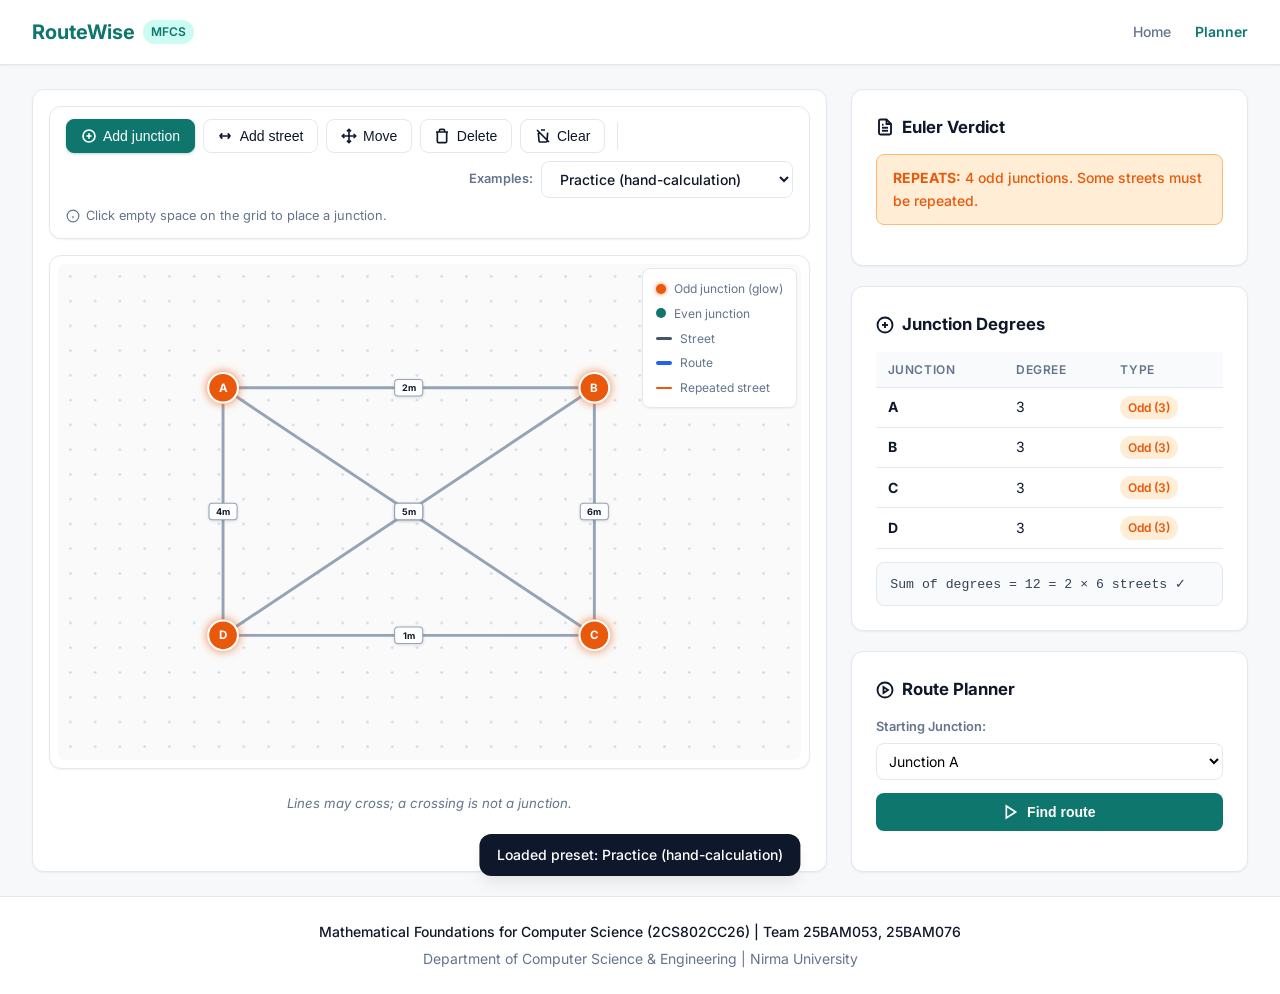
<file: planner.html>
<!DOCTYPE html>
<html lang="en">
<head>
  <meta charset="UTF-8">
  <meta name="viewport" content="width=device-width, initial-scale=1.0">
  <title>RouteWise - Interactive Route Planner</title>
  <link rel="stylesheet" href="style.css">
  <link rel="stylesheet" href="planner.css">
</head>
<body>

  <!-- Shared Navigation Bar -->
  <header class="navbar">
    <div class="nav-brand">
      <span>RouteWise</span>
      <span class="brand-badge">MFCS</span>
    </div>
    <nav>
      <ul class="nav-links">
        <li><a href="index.html">Home</a></li>
        <li><a href="planner.html" class="active">Planner</a></li>
      </ul>
    </nav>
  </header>

  <!-- Main Planner Two-Column Layout -->
  <main class="planner-layout">
    <!-- Left Column: Map Area -->
    <section class="map-panel" id="map-container">
      <div class="planner-container" style="width: 100%;">
        <!-- Toolbar -->
        <div class="toolbar-card">
          <div class="toolbar-actions" role="toolbar" aria-label="Map drawing tools">
            <button id="tool-add-junction" class="tool-btn active" data-tool="add-junction" aria-label="Add junction" title="Add Junction (Click canvas)">
              <svg width="16" height="16" viewBox="0 0 24 24" fill="none" stroke="currentColor" stroke-width="2.5"><circle cx="12" cy="12" r="9"/><path d="M12 8v8M8 12h8"/></svg>
              <span>Add junction</span>
            </button>
            <button id="tool-add-street" class="tool-btn" data-tool="add-street" aria-label="Add street" title="Add Street (Click two junctions)">
              <svg width="16" height="16" viewBox="0 0 24 24" fill="none" stroke="currentColor" stroke-width="2.5"><path d="M4 12h16M4 12l4-4M4 12l4 4M20 12l-4-4M20 12l-4 4"/></svg>
              <span>Add street</span>
            </button>
            <button id="tool-move" class="tool-btn" data-tool="move" aria-label="Move junction" title="Move Junction (Drag junction)">
              <svg width="16" height="16" viewBox="0 0 24 24" fill="none" stroke="currentColor" stroke-width="2.5"><polyline points="5 9 2 12 5 15"/><polyline points="9 5 12 2 15 5"/><polyline points="15 19 12 22 9 19"/><polyline points="19 9 22 12 19 15"/><line x1="2" y1="12" x2="22" y2="12"/><line x1="12" y1="2" x2="12" y2="22"/></svg>
              <span>Move</span>
            </button>
            <button id="tool-delete" class="tool-btn" data-tool="delete" aria-label="Delete element" title="Delete Element (Click element to remove)">
              <svg width="16" height="16" viewBox="0 0 24 24" fill="none" stroke="currentColor" stroke-width="2.5"><polyline points="3 6 5 6 21 6"/><path d="M19 6v14a2 2 0 0 1-2 2H7a2 2 0 0 1-2-2V6m3 0V4a2 2 0 0 1 2-2h4a2 2 0 0 1 2 2v2"/></svg>
              <span>Delete</span>
            </button>
            <button id="tool-clear" class="tool-btn" aria-label="Clear map" title="Clear entire map">
              <svg width="16" height="16" viewBox="0 0 24 24" fill="none" stroke="currentColor" stroke-width="2.5"><path d="M3 3l18 18M9 3h6M5 7l1 12a2 2 0 0 0 2 2h8a2 2 0 0 0 2-2l1-12"/></svg>
              <span>Clear</span>
            </button>

            <div class="toolbar-separator"></div>

            <div class="examples-select-wrapper">
              <label for="examples-dropdown" style="font-size: 0.8rem; font-weight: 600; color: var(--text-muted);">Examples:</label>
              <select id="examples-dropdown" class="examples-select" aria-label="Load Example Street Map">
                <option value="" disabled selected>Load example...</option>
              </select>
            </div>
          </div>

          <div id="tool-tip-text" class="tool-tip">
            <svg width="14" height="14" viewBox="0 0 24 24" fill="none" stroke="currentColor" stroke-width="2"><circle cx="12" cy="12" r="10"/><line x1="12" y1="16" x2="12" y2="12"/><line x1="12" y1="8" x2="12.01" y2="8"/></svg>
            <span>Click empty space on the grid to place a junction.</span>
          </div>
        </div>

        <!-- Map Card -->
        <div class="map-card">
          <svg id="map-svg" viewBox="0 0 900 600" preserveAspectRatio="xMidYMid meet">
            <defs>
              <pattern id="grid-dots" width="30" height="30" patternUnits="userSpaceOnUse">
                <circle cx="15" cy="15" r="1.5" fill="#CBD5E1"/>
              </pattern>
            </defs>
            <rect id="grid-rect" width="900" height="600" fill="url(#grid-dots)"/>
            <g id="street-layer"></g>
            <g id="route-layer"></g>
            <g id="junction-layer"></g>
          </svg>

          <!-- Legend -->
          <div class="map-legend" aria-hidden="true">
            <div class="legend-item">
              <span class="legend-dot odd"></span>
              <span>Odd junction (glow)</span>
            </div>
            <div class="legend-item">
              <span class="legend-dot even"></span>
              <span>Even junction</span>
            </div>
            <div class="legend-item">
              <span class="legend-line"></span>
              <span>Street</span>
            </div>
            <div class="legend-item">
              <span class="legend-line route"></span>
              <span>Route</span>
            </div>
            <div class="legend-item">
              <span class="legend-line repeat"></span>
              <span>Repeated street</span>
            </div>
          </div>
        </div>

        <p class="map-note">Lines may cross; a crossing is not a junction.</p>
      </div>
    </section>

    <!-- Right Column: Analysis Panel with Three Cards -->
    <aside class="analysis-panel" aria-live="polite">
      <!-- Card 1: Verdict -->
      <div class="card" id="card-verdict">
        <h2 class="card-title">Verdict</h2>
      </div>

      <!-- Card 2: Degrees -->
      <div class="card" id="card-degrees">
        <h2 class="card-title">Degrees</h2>
      </div>

      <!-- Card 3: Route -->
      <div class="card" id="card-route">
        <h2 class="card-title">Route</h2>
      </div>
    </aside>
  </main>

  <!-- Shared Footer -->
  <footer class="footer">
    <div class="footer-meta">
      Mathematical Foundations for Computer Science (2CS802CC26) | Team 25BAM053, 25BAM076
    </div>
    <div class="footer-sub">
      Department of Computer Science &amp; Engineering | Nirma University
    </div>
  </footer>

  <!-- Toast Notification Container -->
  <div id="toast-container" aria-live="polite" aria-atomic="true"></div>

  <!-- Scripts -->
  <script src="presets.js"></script>
  <script src="logic.js"></script>
  <script src="planner.js"></script>
  <script src="route-view.js"></script>
</body>
</html>
</file>
<file: style.css>
/* ==========================================================================
   RouteWise - Design Tokens & Shared Styles
   Section 8 of Master Project Brief
   ========================================================================== */

@import url('https://fonts.googleapis.com/css2?family=Inter:wght@400;500;600;700&display=swap');

:root {
  /* Exact Tokens from Section 8 */
  --bg: #F6F8FA;
  --card: #FFFFFF;
  --text: #0F172A;
  --muted: #64748B;
  --border: #E2E8F0;
  --teal: #0F766E;
  --orange: #EA580C;
  --blue: #2563EB;
  --green: #16A34A;
  --red: #DC2626;

  /* Accent tints & backgrounds */
  --teal-light: #CCFBF1;
  --orange-light: #FFEDD5;
  --blue-light: #DBEAFE;
  --green-light: #DCFCE7;
  --red-light: #FEE2E2;

  /* Typography */
  --font-family: 'Inter', system-ui, -apple-system, BlinkMacSystemFont, "Segoe UI", Roboto, sans-serif;
  --font-size-xs: 0.75rem;
  --font-size-sm: 0.875rem;
  --font-size-base: 1rem;       /* 16px */
  --font-size-lg: 1.125rem;
  --font-size-xl: 1.25rem;      /* h3 20px */
  --font-size-2xl: 1.75rem;     /* h2 28px */
  --font-size-3xl: 2.5rem;      /* h1 40px */

  /* Spacing Scale: 4, 8, 12, 16, 24, 32, 48, 64 */
  --space-1: 4px;
  --space-2: 8px;
  --space-3: 12px;
  --space-4: 16px;
  --space-5: 24px;
  --space-6: 32px;
  --space-7: 48px;
  --space-8: 64px;

  /* Radii & Shadows */
  --radius-card: 12px;
  --radius-btn: 8px;
  --radius-full: 9999px;
  --shadow-sm: 0 1px 2px 0 rgba(0, 0, 0, 0.05);
  --shadow-md: 0 4px 6px -1px rgba(0, 0, 0, 0.08), 0 2px 4px -2px rgba(0, 0, 0, 0.04);
  --shadow-lg: 0 10px 15px -3px rgba(0, 0, 0, 0.08);

  /* Transitions */
  --transition-fast: 150ms ease;
  --transition-normal: 250ms ease;
}

/* ==========================================================================
   Base & Reset
   ========================================================================== */

* {
  margin: 0;
  padding: 0;
  box-sizing: border-box;
}

body {
  font-family: var(--font-family);
  background-color: var(--bg);
  color: var(--text);
  line-height: 1.6;
  min-height: 100vh;
  display: flex;
  flex-direction: column;
}

a {
  color: inherit;
  text-decoration: none;
}

/* ==========================================================================
   Shared Navbar & Footer
   ========================================================================== */

.navbar {
  background-color: var(--card);
  border-bottom: 1px solid var(--border);
  padding: var(--space-4) var(--space-6);
  display: flex;
  justify-content: space-between;
  align-items: center;
  position: sticky;
  top: 0;
  z-index: 100;
  box-shadow: var(--shadow-sm);
}

.nav-brand {
  display: flex;
  align-items: center;
  gap: var(--space-2);
  font-size: var(--font-size-xl);
  font-weight: 700;
  color: var(--teal);
}

.nav-brand .brand-badge {
  font-size: var(--font-size-xs);
  background-color: var(--teal-light);
  color: var(--teal);
  padding: 2px 8px;
  border-radius: var(--radius-full);
  font-weight: 600;
}

.nav-links {
  display: flex;
  align-items: center;
  gap: var(--space-5);
  list-style: none;
}

.nav-links a {
  font-size: var(--font-size-sm);
  font-weight: 500;
  color: var(--muted);
  transition: color var(--transition-fast);
}

.nav-links a:hover,
.nav-links a.active {
  color: var(--teal);
  font-weight: 600;
}

.footer {
  margin-top: auto;
  background-color: var(--card);
  border-top: 1px solid var(--border);
  padding: var(--space-5) var(--space-6);
  text-align: center;
  font-size: var(--font-size-sm);
  color: var(--muted);
}

.footer-meta {
  font-weight: 500;
  color: var(--text);
  margin-bottom: var(--space-1);
}

/* ==========================================================================
   Reusable UI Components
   ========================================================================== */

.container {
  width: 100%;
  max-width: 1200px;
  margin: 0 auto;
  padding: 0 var(--space-5);
}

.card {
  background-color: var(--card);
  border: 1px solid var(--border);
  border-radius: var(--radius-card);
  padding: var(--space-5);
  box-shadow: var(--shadow-sm);
  transition: box-shadow var(--transition-normal);
}

.card:hover {
  box-shadow: var(--shadow-md);
}

.card-title {
  font-size: var(--font-size-xl);
  font-weight: 600;
  margin-bottom: var(--space-3);
  color: var(--text);
}

.btn {
  display: inline-flex;
  align-items: center;
  justify-content: center;
  padding: 10px 18px;
  font-size: var(--font-size-sm);
  font-weight: 600;
  border-radius: var(--radius-btn);
  cursor: pointer;
  transition: all var(--transition-fast);
  border: 1px solid transparent;
  gap: var(--space-2);
}

.btn-primary {
  background-color: var(--teal);
  color: #ffffff;
}

.btn-primary:hover {
  background-color: #0b5e58;
}

.btn-ghost {
  background-color: transparent;
  color: var(--muted);
  border-color: var(--border);
}

.btn-ghost:hover {
  background-color: var(--bg);
  color: var(--text);
}

/* Badges */
.badge {
  display: inline-block;
  padding: 2px 8px;
  font-size: var(--font-size-xs);
  font-weight: 600;
  border-radius: var(--radius-full);
}

.badge-odd {
  background-color: var(--orange-light);
  color: var(--orange);
}

.badge-even {
  background-color: var(--teal-light);
  color: var(--teal);
}

/* Banners */
.banner {
  padding: var(--space-3) var(--space-4);
  border-radius: var(--radius-btn);
  font-size: var(--font-size-sm);
  font-weight: 500;
  margin-bottom: var(--space-4);
  border: 1px solid transparent;
}

.banner-green {
  background-color: var(--green-light);
  color: var(--green);
  border-color: #86EFAC;
}

.banner-blue {
  background-color: var(--blue-light);
  color: var(--blue);
  border-color: #93C5FD;
}

.banner-orange {
  background-color: var(--orange-light);
  color: var(--orange);
  border-color: #FDBA74;
}

.banner-red {
  background-color: var(--red-light);
  color: var(--red);
  border-color: #FCA5A5;
}

/* ==========================================================================
   Planner Two-Column Layout
   ========================================================================== */

.planner-layout {
  display: grid;
  grid-template-columns: 2fr 1fr;
  gap: var(--space-5);
  padding: var(--space-5) var(--space-6);
  flex: 1;
}

.map-panel {
  background-color: var(--card);
  border: 1px solid var(--border);
  border-radius: var(--radius-card);
  min-height: 550px;
  display: flex;
  align-items: center;
  justify-content: center;
  box-shadow: var(--shadow-sm);
  position: relative;
  overflow: hidden;
}

.analysis-panel {
  display: flex;
  flex-direction: column;
  gap: var(--space-4);
}

/* Responsive Stacking below 900px */
@media (max-width: 900px) {
  .planner-layout {
    grid-template-columns: 1fr;
    padding: var(--space-4);
  }

  .map-panel {
    min-height: 400px;
  }
}

/* ==========================================================================
   Landing Page Sections & Grids
   ========================================================================== */

.landing-main {
  padding-top: var(--space-7);
  padding-bottom: var(--space-8);
}

.landing-section {
  margin-bottom: var(--space-7);
}

.section-heading {
  font-size: var(--font-size-2xl);
  font-weight: 700;
  color: var(--teal);
  margin-bottom: var(--space-4);
}

.hero-section {
  display: grid;
  grid-template-columns: 1.25fr 1fr;
  gap: var(--space-6);
  align-items: center;
  margin-bottom: var(--space-7);
}

.hero-title {
  font-size: var(--font-size-3xl);
  font-weight: 700;
  color: var(--text);
  margin-bottom: var(--space-3);
  line-height: 1.2;
}

.hero-subtitle {
  font-size: var(--font-size-lg);
  color: var(--muted);
  margin-bottom: var(--space-5);
}

.hero-actions {
  display: flex;
  flex-wrap: wrap;
  gap: var(--space-3);
}

.card-text {
  color: var(--muted);
  font-size: var(--font-size-base);
}

.grid-3 {
  display: grid;
  grid-template-columns: repeat(3, 1fr);
  gap: var(--space-5);
}

.grid-2 {
  display: grid;
  grid-template-columns: repeat(2, 1fr);
  gap: var(--space-5);
}

.uses-grid {
  display: grid;
  grid-template-columns: repeat(auto-fit, minmax(210px, 1fr));
  gap: var(--space-4);
}

.model-grid {
  display: grid;
  grid-template-columns: 1fr 1.2fr;
  gap: var(--space-5);
  align-items: center;
}

.model-list {
  list-style: disc;
  padding-left: var(--space-5);
  display: flex;
  flex-direction: column;
  gap: var(--space-2);
  color: var(--text);
}

.math-block {
  background: var(--bg);
  border: 1px solid var(--border);
  border-radius: var(--radius-btn);
  padding: var(--space-3);
  margin: var(--space-3) 0;
  text-align: center;
  overflow-x: auto;
}

.euler-table {
  width: 100%;
  border-collapse: collapse;
  font-size: var(--font-size-sm);
}

.euler-table th,
.euler-table td {
  padding: var(--space-3) var(--space-4);
  border-bottom: 1px solid var(--border);
  text-align: left;
}

.euler-table th {
  background: var(--bg);
  color: var(--muted);
  font-weight: 600;
}

.euler-row-green {
  background: rgba(220, 252, 231, 0.35);
}

.euler-row-blue {
  background: rgba(219, 234, 254, 0.35);
}

.euler-row-orange {
  background: rgba(255, 237, 213, 0.35);
}

.step-strip-card {
  position: relative;
}

.step-number {
  display: inline-flex;
  align-items: center;
  justify-content: center;
  width: 32px;
  height: 32px;
  border-radius: 50%;
  background: var(--teal);
  color: #FFFFFF;
  font-weight: 700;
  font-size: var(--font-size-sm);
  margin-bottom: var(--space-3);
}

@media (max-width: 900px) {
  .hero-section,
  .grid-3,
  .grid-2,
  .model-grid {
    grid-template-columns: 1fr;
  }
}

@media (max-width: 640px) {
  .navbar {
    padding: var(--space-3) var(--space-4);
  }
  .container {
    padding: 0 var(--space-4);
  }
}

@media (prefers-reduced-motion: reduce) {
  * {
    animation-duration: 0.01ms !important;
    transition-duration: 0.01ms !important;
  }
}
</file>
<file: planner.css>
/* RouteWise - Planner Specific Styling */
/* Uses design tokens from style.css */

:root {
  --surface: var(--card, #FFFFFF);
  --text-main: var(--text, #0F172A);
  --text-muted: var(--muted, #64748B);
  --radius-md: var(--radius-card, 12px);
  --radius-sm: var(--radius-btn, 8px);
  --teal-dark: #0B5E58;
}

.map-panel {
  align-items: stretch;
  justify-content: flex-start;
  padding: 1rem;
  min-width: 0;
}

.planner-container {
  display: flex;
  flex-direction: column;
  gap: 1rem;
  width: 100%;
  min-width: 0;
}

/* Toolbar */
.toolbar-card {
  background: var(--surface);
  border: 1px solid var(--border);
  border-radius: var(--radius-md);
  padding: 0.75rem 1rem;
  box-shadow: var(--shadow-sm);
  display: flex;
  flex-direction: column;
  gap: 0.5rem;
}

.toolbar-actions {
  display: flex;
  align-items: center;
  flex-wrap: wrap;
  gap: 0.5rem;
}

.tool-btn {
  display: inline-flex;
  align-items: center;
  gap: 0.4rem;
  padding: 0.5rem 0.85rem;
  font-size: 0.875rem;
  font-weight: 500;
  border-radius: var(--radius-sm);
  border: 1px solid var(--border);
  background: var(--surface);
  color: var(--text-main);
  cursor: pointer;
  transition: all 0.15s ease;
}

.tool-btn:hover {
  background: #F1F5F9;
  border-color: #CBD5E1;
}

.tool-btn.active {
  background: var(--teal);
  color: white;
  border-color: var(--teal);
  box-shadow: 0 1px 3px rgba(15, 118, 110, 0.3);
}

.tool-btn.active svg {
  stroke: white;
}

.toolbar-separator {
  width: 1px;
  height: 1.75rem;
  background: var(--border);
  margin: 0 0.25rem;
}

.examples-select-wrapper {
  margin-left: auto;
  display: flex;
  align-items: center;
  gap: 0.5rem;
  flex-wrap: wrap;
}

.examples-select {
  padding: 0.5rem 0.85rem;
  font-size: 0.875rem;
  font-family: inherit;
  border-radius: var(--radius-sm);
  border: 1px solid var(--border);
  background: var(--surface);
  color: var(--text-main);
  cursor: pointer;
  font-weight: 500;
  max-width: 100%;
}

.examples-select:focus {
  outline: 2px solid var(--teal);
  border-color: var(--teal);
}

.tool-tip {
  font-size: 0.8rem;
  color: var(--text-muted);
  display: flex;
  align-items: center;
  gap: 0.35rem;
}

/* Map Wrapper & Canvas */
.map-card {
  position: relative;
  background: var(--surface);
  border: 1px solid var(--border);
  border-radius: var(--radius-md);
  padding: 0.5rem;
  box-shadow: var(--shadow-sm);
  overflow: hidden;
}

#map-svg {
  width: 100%;
  height: auto;
  display: block;
  background-color: #FAFAFA;
  border-radius: calc(var(--radius-md) - 4px);
  user-select: none;
  cursor: crosshair;
}

#map-svg.cursor-move {
  cursor: grab;
}
#map-svg.cursor-move:active {
  cursor: grabbing;
}
#map-svg.cursor-delete {
  cursor: not-allowed;
}
#map-svg.cursor-street {
  cursor: pointer;
}

/* Junctions */
.junction-node {
  cursor: pointer;
}

.junction-node circle {
  stroke: #FFFFFF;
  stroke-width: 2.5px;
  transition: stroke-width 0.15s ease, filter 0.2s ease;
}

.junction-even circle {
  fill: var(--teal);
}

.junction-odd circle {
  fill: var(--orange);
  filter: drop-shadow(0 0 6px rgba(234, 88, 12, 0.75));
}

.junction-isolated circle {
  fill: #64748B;
}

.junction-node.selected circle {
  stroke: #2563EB;
  stroke-width: 4px;
}

.junction-label {
  fill: #FFFFFF;
  font-size: 14px;
  font-weight: 700;
  pointer-events: none;
  user-select: none;
}

/* Streets */
.street-line {
  stroke: #94A3B8;
  stroke-width: 3.5px;
  stroke-linecap: round;
  cursor: pointer;
  transition: stroke 0.15s ease, stroke-width 0.15s ease;
}

.street-line:hover {
  stroke: #64748B;
  stroke-width: 5px;
}

.street-label-bg {
  fill: #FFFFFF;
  stroke: #94A3B8;
  stroke-width: 1.25px;
  rx: 4px;
  ry: 4px;
  cursor: pointer;
  filter: drop-shadow(0 1px 2px rgba(15, 23, 42, 0.15));
}

.street-label-text {
  fill: #0F172A;
  font-size: 11px;
  font-weight: 700;
  text-anchor: middle;
  dominant-baseline: central;
  pointer-events: none;
  user-select: none;
}

/* Legend */
.map-legend {
  position: absolute;
  top: 0.75rem;
  right: 0.75rem;
  z-index: 600;
  background: rgba(255, 255, 255, 0.94);
  backdrop-filter: blur(4px);
  border: 1px solid var(--border);
  border-radius: var(--radius-sm);
  padding: 0.6rem 0.8rem;
  box-shadow: var(--shadow-sm);
  display: flex;
  flex-direction: column;
  gap: 0.35rem;
  font-size: 0.75rem;
  color: var(--text-muted);
  pointer-events: none;
}

.legend-item {
  display: flex;
  align-items: center;
  gap: 0.5rem;
}

.legend-dot {
  width: 10px;
  height: 10px;
  border-radius: 50%;
  display: inline-block;
}

.legend-dot.odd {
  background: var(--orange);
  box-shadow: 0 0 4px rgba(234, 88, 12, 0.8);
}
.legend-dot.even {
  background: var(--teal);
}
.legend-line {
  width: 16px;
  height: 3px;
  display: inline-block;
  background: #475569;
  border-radius: 2px;
}
.legend-line.route {
  background: var(--blue);
  height: 4px;
}
.legend-line.repeat {
  background: var(--orange);
  border-top: 2px dashed var(--orange);
  height: 0px;
}

.map-note {
  font-size: 0.825rem;
  color: var(--text-muted);
  margin-top: 0.5rem;
  text-align: center;
  font-style: italic;
}

/* Hover Tooltip */
.map-tooltip {
  position: fixed;
  background: #0F172A;
  color: white;
  padding: 0.35rem 0.65rem;
  border-radius: var(--radius-sm);
  font-size: 0.75rem;
  font-weight: 500;
  pointer-events: none;
  z-index: 2000;
  box-shadow: var(--shadow-md);
  transition: opacity 0.1s ease;
  white-space: nowrap;
}

/* Length Input Popover */
.street-popover {
  position: absolute;
  background: var(--surface);
  border: 1px solid var(--border);
  border-radius: var(--radius-md);
  padding: 1rem;
  box-shadow: var(--shadow-lg);
  z-index: 1500;
  display: flex;
  flex-direction: column;
  gap: 0.75rem;
  width: 240px;
}

.street-popover h4 {
  font-size: 0.875rem;
  font-weight: 600;
  color: var(--text-main);
}

.popover-input-group {
  display: flex;
  align-items: center;
  gap: 0.35rem;
}

.popover-input {
  width: 100%;
  padding: 0.45rem 0.6rem;
  border-radius: var(--radius-sm);
  border: 1px solid var(--border);
  font-size: 0.875rem;
  font-family: inherit;
}

.popover-input:focus {
  outline: 2px solid var(--teal);
  border-color: var(--teal);
}

.popover-actions {
  display: flex;
  gap: 0.5rem;
  justify-content: flex-end;
}

/* Analysis Cards */
.analysis-panel {
  display: flex;
  flex-direction: column;
  gap: 1.25rem;
  min-width: 0;
}

.analysis-header {
  display: flex;
  align-items: center;
  justify-content: space-between;
  margin-bottom: 0.85rem;
}

.analysis-title {
  font-size: 1.05rem;
  font-weight: 700;
  color: var(--text-main);
  display: flex;
  align-items: center;
  gap: 0.5rem;
}

.banner-gray {
  background-color: #F1F5F9;
  color: #475569;
  border-color: #CBD5E1;
}

/* Degree Table */
.degree-table-wrapper {
  overflow-x: auto;
  margin-bottom: 0.85rem;
}

.degree-table {
  width: 100%;
  border-collapse: collapse;
  font-size: 0.875rem;
}

.degree-table th {
  text-align: left;
  padding: 0.5rem 0.75rem;
  background: #F8FAFC;
  border-bottom: 1px solid var(--border);
  color: var(--text-muted);
  font-weight: 600;
  font-size: 0.75rem;
  text-transform: uppercase;
  letter-spacing: 0.05em;
}

.degree-table td {
  padding: 0.5rem 0.75rem;
  border-bottom: 1px solid var(--border);
  color: var(--text-main);
}

.handshaking-box {
  background: #F8FAFC;
  border: 1px solid var(--border);
  border-radius: var(--radius-sm);
  padding: 0.65rem 0.85rem;
  font-size: 0.825rem;
  color: #334155;
  font-family: monospace;
}

.isolated-warning {
  margin-top: 0.5rem;
  font-size: 0.8rem;
  color: #B45309;
  background: #FEF3C7;
  padding: 0.4rem 0.6rem;
  border-radius: var(--radius-sm);
  display: flex;
  align-items: center;
  gap: 0.35rem;
}

/* Route Card Elements */
.route-controls {
  display: flex;
  flex-direction: column;
  gap: 0.85rem;
  margin-bottom: 1rem;
}

.route-select-group {
  display: flex;
  flex-direction: column;
  gap: 0.35rem;
}

.route-select-group label {
  font-size: 0.8rem;
  font-weight: 600;
  color: var(--text-muted);
}

.route-select {
  padding: 0.5rem;
  border-radius: var(--radius-sm);
  border: 1px solid var(--border);
  font-family: inherit;
  font-size: 0.875rem;
  background: var(--surface);
}

.route-select:focus {
  outline: 2px solid var(--teal);
  border-color: var(--teal);
}

/* Postman Table */
.postman-table {
  width: 100%;
  border-collapse: collapse;
  font-size: 0.85rem;
  margin: 0.5rem 0;
}

.postman-table th, .postman-table td {
  padding: 0.4rem 0.6rem;
  border-bottom: 1px solid var(--border);
  text-align: left;
}

.postman-row-chosen {
  background-color: #FEF3C7;
  font-weight: 600;
}

.best-badge {
  background: var(--orange);
  color: white;
  padding: 0.15rem 0.4rem;
  border-radius: 9999px;
  font-size: 0.7rem;
  font-weight: 700;
  margin-left: 0.4rem;
}

/* Route Steps List */
.steps-list {
  list-style: none;
  counter-reset: route-step-counter;
  max-height: 220px;
  overflow-y: auto;
  border: 1px solid var(--border);
  border-radius: var(--radius-sm);
  padding: 0.5rem;
  display: flex;
  flex-direction: column;
  gap: 0.35rem;
}

.step-item {
  padding: 0.4rem 0.6rem;
  border-radius: var(--radius-sm);
  background: #F8FAFC;
  font-size: 0.825rem;
  display: flex;
  align-items: center;
  justify-content: space-between;
}

.step-item:hover {
  background: #EDF2F7;
}

.step-badge {
  display: inline-flex;
  align-items: center;
  gap: 0.35rem;
  font-weight: 600;
}

.repeat-tag {
  background: var(--orange-light);
  color: #9A3412;
  font-size: 0.7rem;
  font-weight: 700;
  padding: 0.1rem 0.35rem;
  border-radius: 4px;
  border: 1px solid #FED7AA;
  text-transform: uppercase;
}

.step-item.active-step {
  background: var(--blue-light);
  border: 1px solid #93C5FD;
  color: var(--blue);
  font-weight: 700;
}

.anim-controls-box {
  display: flex;
  flex-direction: column;
  gap: 0.65rem;
  padding: 0.75rem;
  margin-bottom: 1rem;
  background: #F8FAFC;
  border: 1px solid var(--border);
  border-radius: var(--radius-sm);
}

.anim-buttons {
  display: flex;
  gap: 0.4rem;
  flex-wrap: wrap;
}

.anim-buttons .tool-btn {
  flex: 1;
  justify-content: center;
  padding: 0.4rem 0.6rem;
  font-size: 0.8rem;
}

.anim-buttons .tool-btn:disabled {
  opacity: 0.5;
  cursor: not-allowed;
}

.anim-speed-row {
  display: flex;
  align-items: center;
  gap: 0.5rem;
  font-size: 0.8rem;
  color: var(--text-muted);
  font-weight: 600;
}

.anim-speed-row input[type="range"] {
  flex: 1;
  accent-color: var(--teal);
}

.route-totals-box {
  margin-top: 0.75rem;
  font-weight: 700;
  font-size: 0.95rem;
  color: var(--teal-dark);
  background: var(--teal-light);
  padding: 0.65rem 0.85rem;
  border-radius: var(--radius-sm);
  border: 1px solid #99F6E4;
}

/* Toast Notifications */
#toast-container {
  position: fixed;
  bottom: 1.5rem;
  left: 50%;
  transform: translateX(-50%);
  z-index: 9999;
  display: flex;
  flex-direction: column;
  gap: 0.5rem;
  pointer-events: none;
}

.toast {
  background: #0F172A;
  color: white;
  padding: 0.6rem 1.1rem;
  border-radius: var(--radius-md);
  font-size: 0.875rem;
  font-weight: 500;
  box-shadow: var(--shadow-lg);
  pointer-events: auto;
  animation: toast-in 0.25s ease-out;
  display: flex;
  align-items: center;
  gap: 0.5rem;
}

@keyframes toast-in {
  from {
    opacity: 0;
    transform: translateY(10px);
  }
  to {
    opacity: 1;
    transform: translateY(0);
  }
}

/* Modal Confirmation */
.modal-overlay {
  position: fixed;
  top: 0;
  left: 0;
  right: 0;
  bottom: 0;
  background: rgba(15, 23, 42, 0.45);
  backdrop-filter: blur(2px);
  z-index: 5000;
  display: flex;
  align-items: center;
  justify-content: center;
}

.modal-card {
  background: var(--surface);
  border-radius: var(--radius-md);
  padding: 1.5rem;
  width: 90%;
  max-width: 380px;
  box-shadow: var(--shadow-lg);
  display: flex;
  flex-direction: column;
  gap: 1rem;
}

@media (max-width: 640px) {
  .map-legend {
    top: auto;
    bottom: 1.5rem;
    right: 0.5rem;
    padding: 0.4rem 0.6rem;
    font-size: 0.7rem;
  }
  .examples-select-wrapper {
    margin-left: 0;
    width: 100%;
  }
}
</file>
